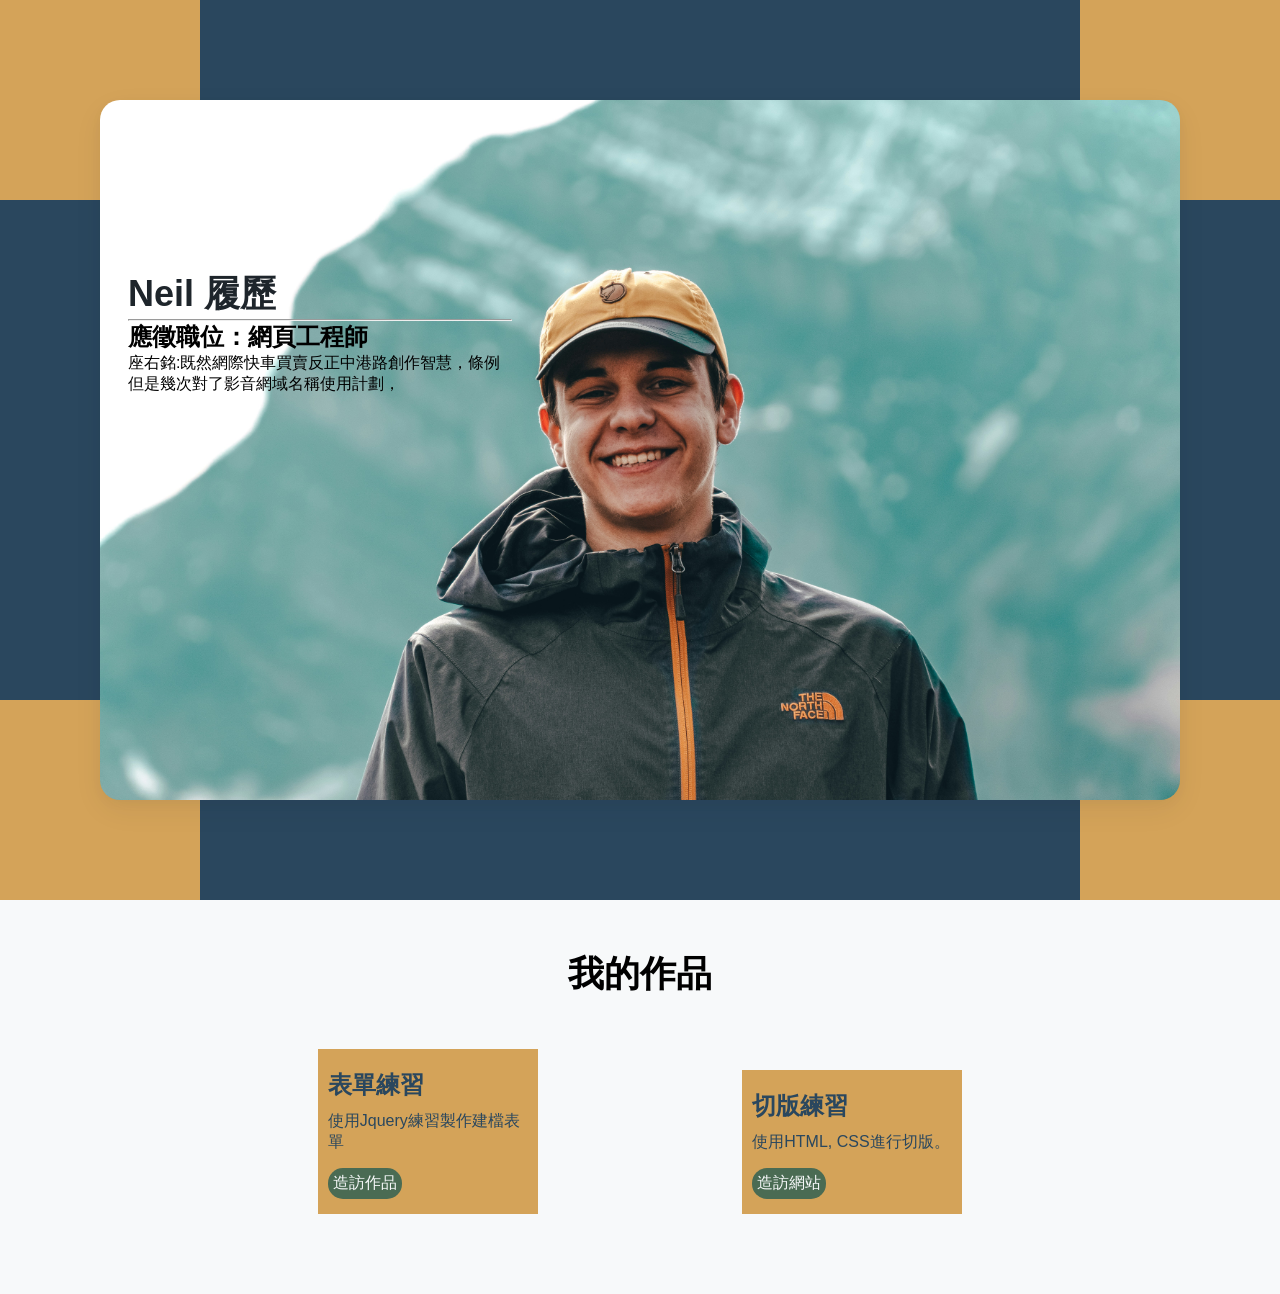
<file: index.html>
<!doctype html>
<html lang="zh-TW">
  <head>
    <meta charset="UTF-8" />
    <meta name="viewport" content="width=device-width, initial-scale=1.0" />
    <title>Neil-Hsu的個人首頁</title>
    <link rel="stylesheet" href="/js/bootstrap.bundle.min.js">
    <link rel="stylesheet" href="style.css" />
  </head>
  <body>
    <section class="s01">
      <div class="box01"></div>
      <div class="box02"></div>
      <div class="box03"></div>
      <div class="box04"></div>
      <div class="userImg"></div>
      <div class="userText">
        <h1>Neil 履歷</h1>
        <hr />
        <h2>應徵職位：網頁工程師</h2>
        <p>
          座右銘:既然網際快車買賣反正中港路創作智慧，條例但是幾次對了影音網域名稱使用計劃，
        </p>
      </div>
    </section>

    <!-- 作品區 -->
    <section class="s02">
      <h2>我的作品</h2>

      <!-- 作品01 -->
      <div class="card ">
        <h3>表單練習</h3>
        <p>使用Jquery練習製作建檔表單</p>
        <a href="20260625_ch11-form-JS_ai.html" target="_blank">造訪作品</a>
      </div>
      <!-- 作品02 -->
      <div class="card">
        <h3>切版練習</h3>
        <p>使用HTML, CSS進行切版。</p>
        <a href="#" target="_blank">造訪網站</a>
      </div>
      <!-- 作品03 -->
    </section>
  </body>
</html>
</file>
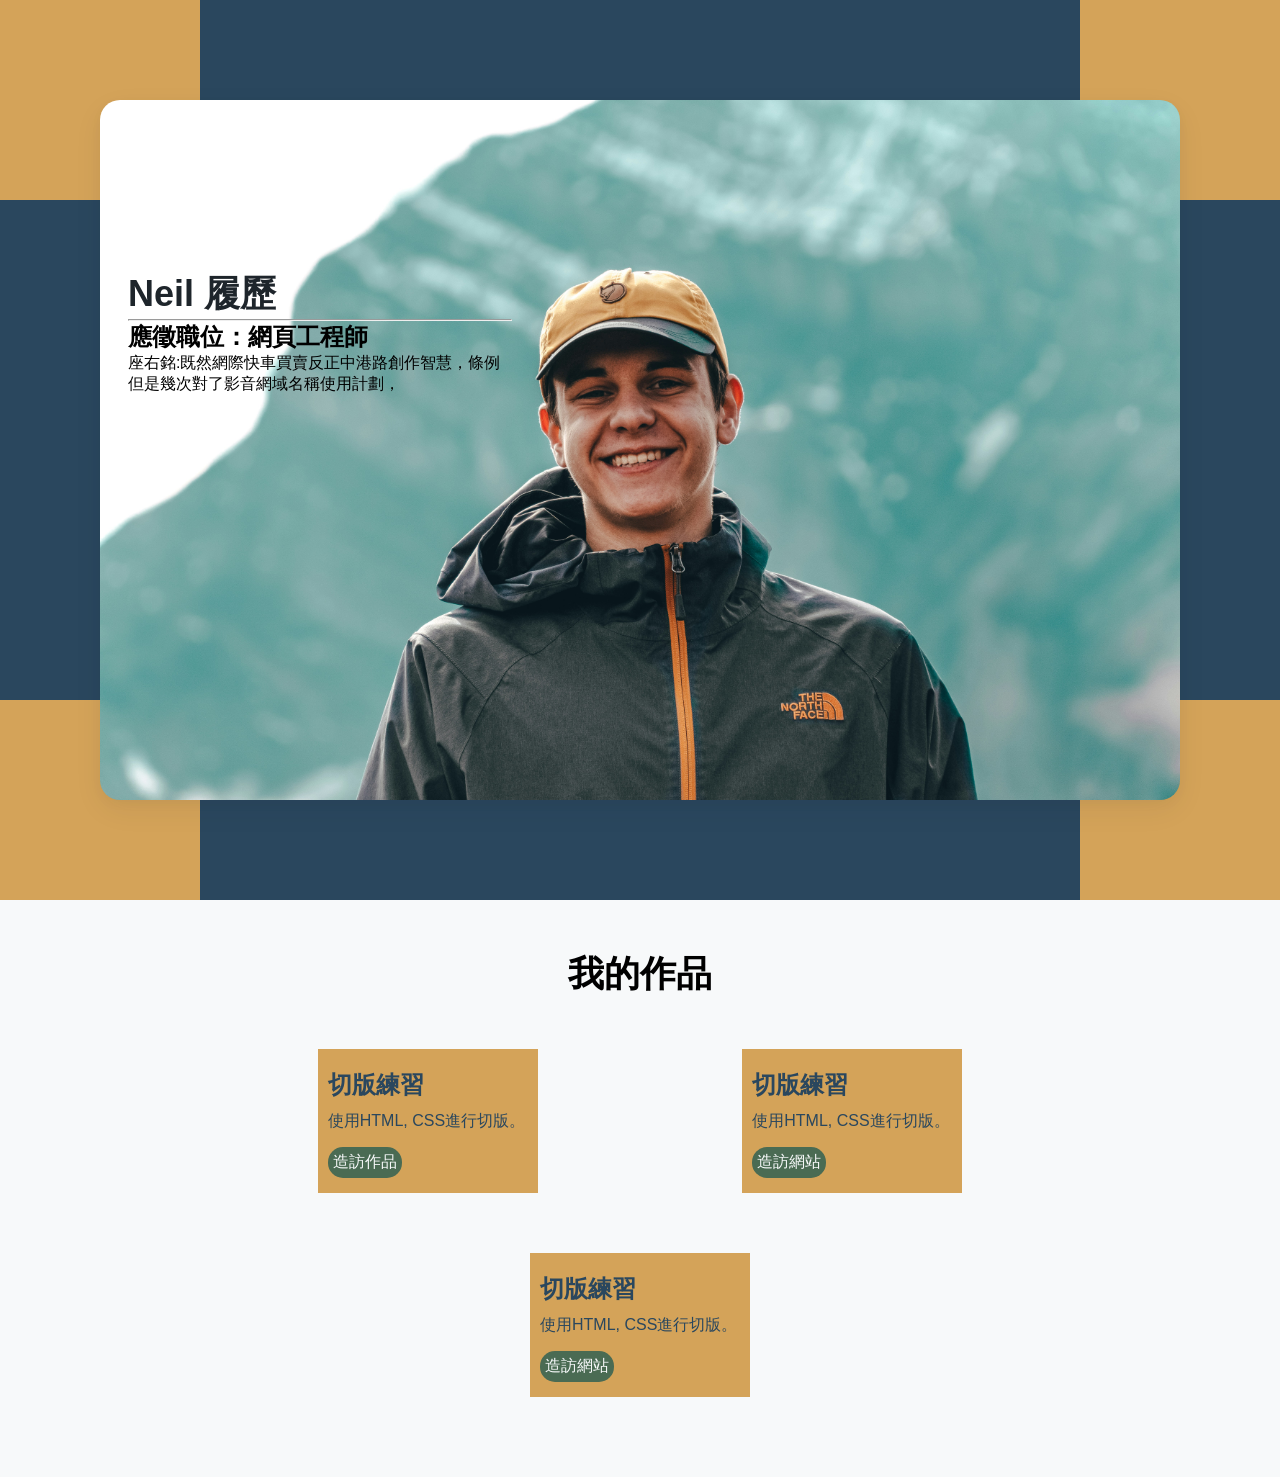
<file: myPage/index.html>
<!doctype html>
<html lang="zh-TW">
  <head>
    <meta charset="UTF-8" />
    <meta name="viewport" content="width=device-width, initial-scale=1.0" />
    <title>Neil-Hsu的個人首頁</title>
    <link rel="stylesheet" href="./style.css" />
  </head>
  <body>
    <section class="s01">
      <div class="box01"></div>
      <div class="box02"></div>
      <div class="box03"></div>
      <div class="box04"></div>
      <div class="userImg"></div>
      <div class="userText">
        <h1>Neil 履歷</h1>
        <hr />
        <h2>應徵職位：網頁工程師</h2>
        <p>
          座右銘:既然網際快車買賣反正中港路創作智慧，條例但是幾次對了影音網域名稱使用計劃，
        </p>
      </div>
    </section>

    <!-- 作品區 -->
    <section class="s02">
      <h2>我的作品</h2>

      <!-- 作品01 -->
      <div class="card">
        <h3>切版練習</h3>
        <p>使用HTML, CSS進行切版。</p>
        <a href="../web202605/20260527-ai05.html" target="_blank">造訪作品</a>
      </div>
      <!-- 作品02 -->
      <div class="card">
        <h3>切版練習</h3>
        <p>使用HTML, CSS進行切版。</p>
        <a href="../web202605/20260527-ai05.html" target="_blank">造訪網站</a>
      </div>
      <!-- 作品03 -->
      <div class="card">
        <h3>切版練習</h3>
        <p>使用HTML, CSS進行切版。</p>
        <a href="../web202605/20260527-ai05.html" target="_blank">造訪網站</a>
      </div>
    </section>
  </body>
</html>
</file>
<file: style.css>
* {
    margin: 0;
    padding: 0;
    }
    :root {
    /* Base background: Pure and transcendent white (九天玄女-玄仙白) */
    --bg-fairy-white: #f7f9fa;

    /* Main text: Deep, professional and calm black (玄天上帝-玄武黑) */
    --text-mystic-black: #1e252b;

    /* Primary/Highlight: Energetic and passionate red (太子爺-蓮花紅) */
    --primary-lotus-red: #b83b32;

    /* Secondary: Deep, wise and sophisticated blue (九天玄女-玄青藍) */
    --secondary-mystic-blue: #2a475e;

    /* Accent: Elegant and divine gold (代天府/神明金身-祥雲金) */
    --accent-auspicious-gold: #d4a359;

    /* Support: Healing, calm and compassionate green (觀音佛祖-菩提綠) */
    --support-bodhi-green: #4a6b53;

    /* 1. 微弱陰影：適合用於卡片、工作經歷區塊，呈現隱隱約約的沉靜平穩（觀音佛祖的安定感） */
    --shadow-sm:
        0 2px 8px rgba(30, 37, 43, 0.04), 0 1px 3px rgba(30, 37, 43, 0.02);

    /* 2. 標準陰影：適合用於整張履歷主體（Resume Container），讓履歷微微浮出背景，呈現大氣與立體感 */
    --shadow-md:
        0 10px 30px rgba(30, 37, 43, 0.06), 0 4px 12px rgba(30, 37, 43, 0.03);

    /* 3. 懸浮/強調陰影：適合用於按鈕、作品集卡片在 Hover（滑鼠懸停）時的動態效果，展現果斷與活力（太子爺的躍動感） */
    --shadow-lg:
        0 20px 40px rgba(30, 37, 43, 0.12), 0 1px 3px rgba(30, 37, 43, 0.05);
    }
    body {
    background-color: var(--bg-fairy-white);
    font-family:
        "Roboto", "Helvetica Neue", "Helvetica", "Noto Sans TC",
        "Microsoft JhengHei", sans-serif;
    font-weight: 400;
    }
    .s01 {
    background-color: var(--secondary-mystic-blue);
    height: 100vh;
    position: relative;
    }
    .s01 .box01 {
    width: 200px;
    height: 200px;
    background-color: var(--accent-auspicious-gold);
    position: absolute;
    top: 0;
    left: 0;
    }
    .s01 .box02 {
    width: 200px;
    height: 200px;
    background-color: var(--accent-auspicious-gold);
    position: absolute;
    top: 0;
    right: 0;
    }
    .s01 .box03 {
    width: 200px;
    height: 200px;
    background-color: var(--accent-auspicious-gold);
    position: absolute;
    bottom: 0;
    left: 0;
    }
    .s01 .box04 {
    width: 200px;
    height: 200px;
    background-color: var(--accent-auspicious-gold);
    position: absolute;
    bottom: 0;
    right: 0;
    }
    .s01 .userImg {
    position: absolute;
    background-color: var(--support-bodhi-green);
    background-image: url(./images/ben-den-engelsen-YUu9UAcOKZ4-unsplash.jpg);
    background-position: center center;
    background-size: cover;
    border-radius: 20px;
    box-shadow: var(--shadow-md);
    top: 100px;
    right: 100px;
    left: 100px;
    bottom: 100px;
    }
    .s01 .userText {
    position: absolute;
    top: 30%;
    left: 10%;
    right: 60%;
    }
    .s01 .userText h1 {
    font-size: 36px;
    color: var(--text-mystic-black);
    }

    .s02 {
    padding: 50px 10%;
    background-color: var(--bg-fairy-white);
    text-align: center;
    }

    .s02 h2 {
    font-size: 36px;
    margin-bottom: 20px;
    }

    .s02 .card {
    background-color: var(--accent-auspicious-gold);
    padding: 10px ;
    margin: 30px 100px;
    width: 200px;
    display: inline-block;
    text-align: left;
    }

    .s02 .card h3{
        font-size: 24px;
        color: var(--secondary-mystic-blue);
        margin:10px 0;
    }

    .s02 .card p{
        font-size: 16px;
        margin: 10px 0;
        color: var(--secondary-mystic-blue);
    }

    .s02 .card a{
        background-color: var(--support-bodhi-green);
        padding: 5px 5px;
        margin: 5px 0;
        display: inline-block;
        text-decoration: none;
        color: var(--bg-fairy-white);
        border-radius: 15px;
    }
</file>
<file: myPage/style.css>
* {
    margin: 0;
    padding: 0;
    }
    :root {
    /* Base background: Pure and transcendent white (九天玄女-玄仙白) */
    --bg-fairy-white: #f7f9fa;

    /* Main text: Deep, professional and calm black (玄天上帝-玄武黑) */
    --text-mystic-black: #1e252b;

    /* Primary/Highlight: Energetic and passionate red (太子爺-蓮花紅) */
    --primary-lotus-red: #b83b32;

    /* Secondary: Deep, wise and sophisticated blue (九天玄女-玄青藍) */
    --secondary-mystic-blue: #2a475e;

    /* Accent: Elegant and divine gold (代天府/神明金身-祥雲金) */
    --accent-auspicious-gold: #d4a359;

    /* Support: Healing, calm and compassionate green (觀音佛祖-菩提綠) */
    --support-bodhi-green: #4a6b53;

    /* 1. 微弱陰影：適合用於卡片、工作經歷區塊，呈現隱隱約約的沉靜平穩（觀音佛祖的安定感） */
    --shadow-sm:
        0 2px 8px rgba(30, 37, 43, 0.04), 0 1px 3px rgba(30, 37, 43, 0.02);

    /* 2. 標準陰影：適合用於整張履歷主體（Resume Container），讓履歷微微浮出背景，呈現大氣與立體感 */
    --shadow-md:
        0 10px 30px rgba(30, 37, 43, 0.06), 0 4px 12px rgba(30, 37, 43, 0.03);

    /* 3. 懸浮/強調陰影：適合用於按鈕、作品集卡片在 Hover（滑鼠懸停）時的動態效果，展現果斷與活力（太子爺的躍動感） */
    --shadow-lg:
        0 20px 40px rgba(30, 37, 43, 0.12), 0 1px 3px rgba(30, 37, 43, 0.05);
    }
    body {
    background-color: var(--bg-fairy-white);
    font-family:
        "Roboto", "Helvetica Neue", "Helvetica", "Noto Sans TC",
        "Microsoft JhengHei", sans-serif;
    font-weight: 400;
    }
    .s01 {
    background-color: var(--secondary-mystic-blue);
    height: 100vh;
    position: relative;
    }
    .s01 .box01 {
    width: 200px;
    height: 200px;
    background-color: var(--accent-auspicious-gold);
    position: absolute;
    top: 0;
    left: 0;
    }
    .s01 .box02 {
    width: 200px;
    height: 200px;
    background-color: var(--accent-auspicious-gold);
    position: absolute;
    top: 0;
    right: 0;
    }
    .s01 .box03 {
    width: 200px;
    height: 200px;
    background-color: var(--accent-auspicious-gold);
    position: absolute;
    bottom: 0;
    left: 0;
    }
    .s01 .box04 {
    width: 200px;
    height: 200px;
    background-color: var(--accent-auspicious-gold);
    position: absolute;
    bottom: 0;
    right: 0;
    }
    .s01 .userImg {
    position: absolute;
    background-color: var(--support-bodhi-green);
    background-image: url(./images/ben-den-engelsen-YUu9UAcOKZ4-unsplash.jpg);
    background-position: center center;
    background-size: cover;
    border-radius: 20px;
    box-shadow: var(--shadow-md);
    top: 100px;
    right: 100px;
    left: 100px;
    bottom: 100px;
    }
    .s01 .userText {
    position: absolute;
    top: 30%;
    left: 10%;
    right: 60%;
    }
    .s01 .userText h1 {
    font-size: 36px;
    color: var(--text-mystic-black);
    }

    .s02 {
    padding: 50px 10%;
    background-color: var(--bg-fairy-white);
    text-align: center;
    }

    .s02 h2 {
    font-size: 36px;
    margin-bottom: 20px;
    }

    .s02 .card {
    background-color: var(--accent-auspicious-gold);
    padding: 10px ;
    margin: 30px 100px;
    width: 200px;
    display: inline-block;
    text-align: left;
    }

    .s02 .card h3{
        font-size: 24px;
        color: var(--secondary-mystic-blue);
        margin:10px 0;
    }

    .s02 .card p{
        font-size: 16px;
        margin: 10px 0;
        color: var(--secondary-mystic-blue);
    }

    .s02 .card a{
        background-color: var(--support-bodhi-green);
        padding: 5px 5px;
        margin: 5px 0;
        display: inline-block;
        text-decoration: none;
        color: var(--bg-fairy-white);
        border-radius: 15px;
    }
</file>
